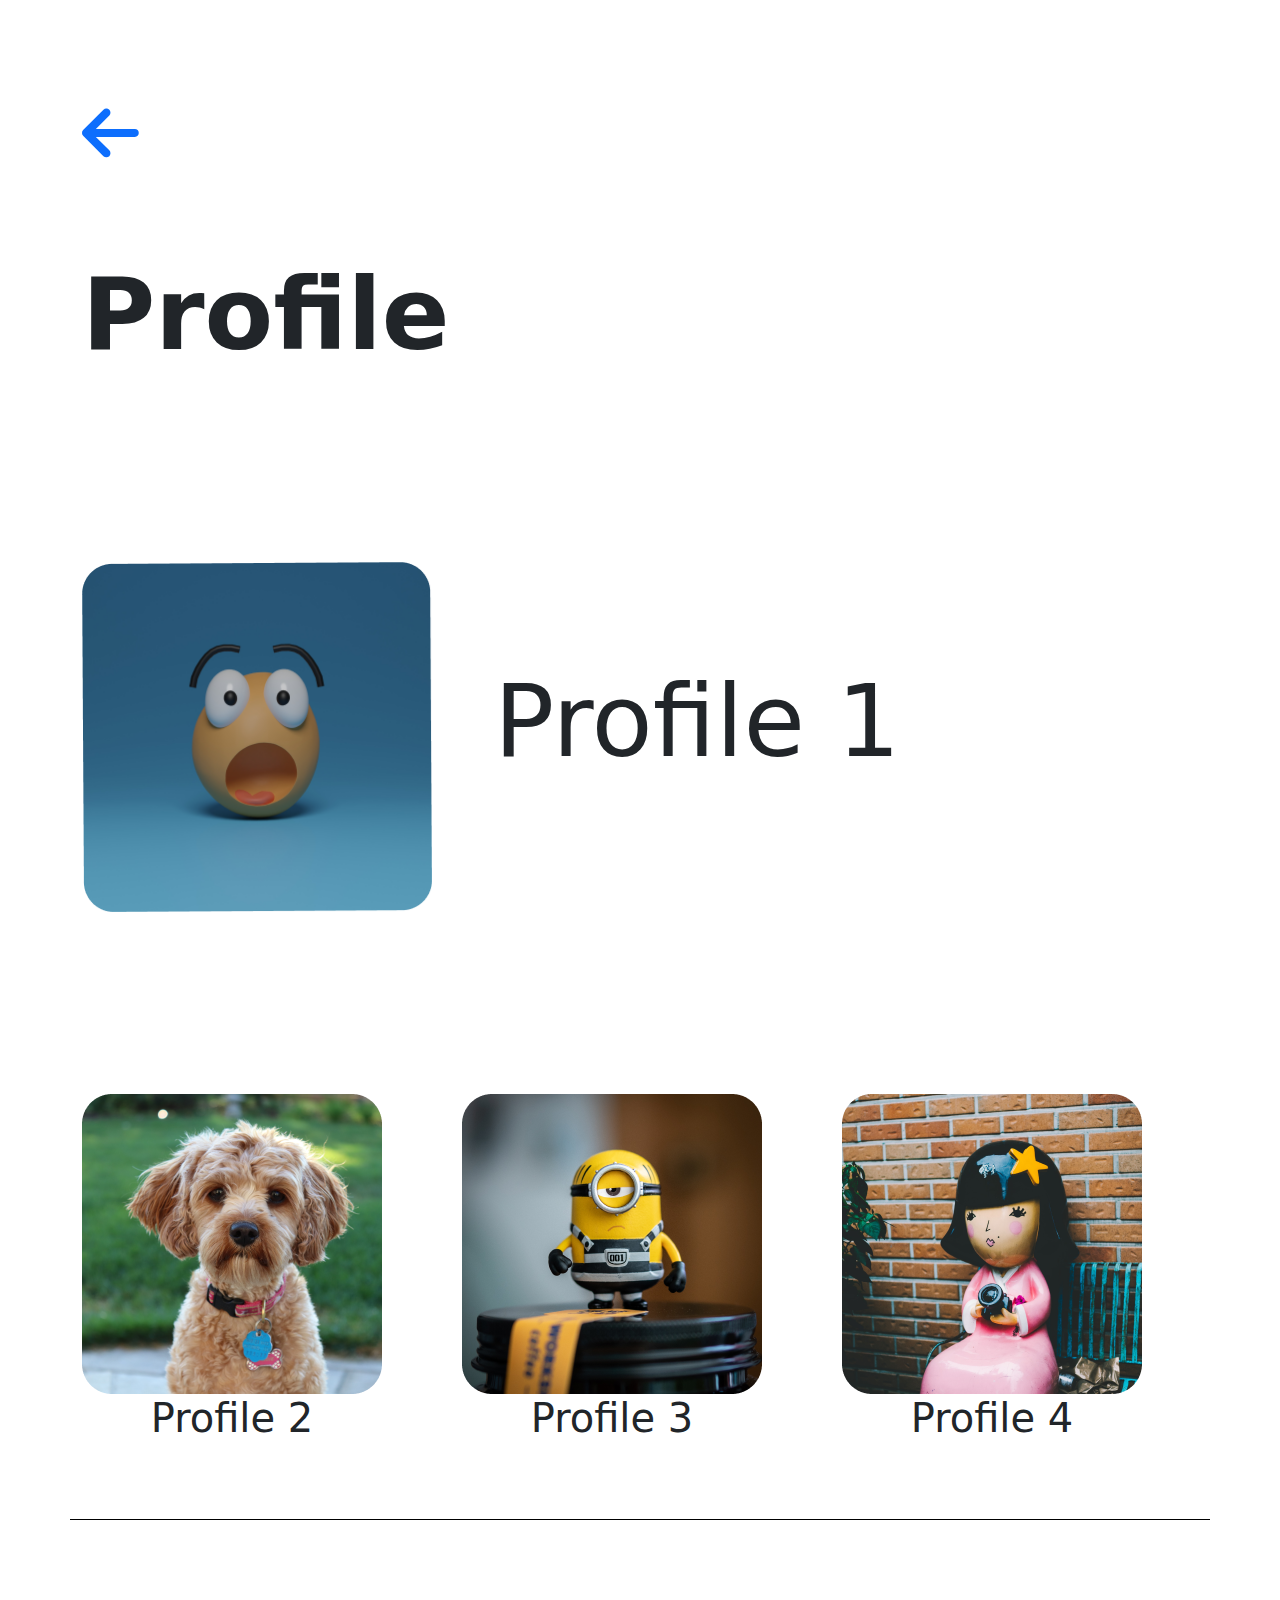
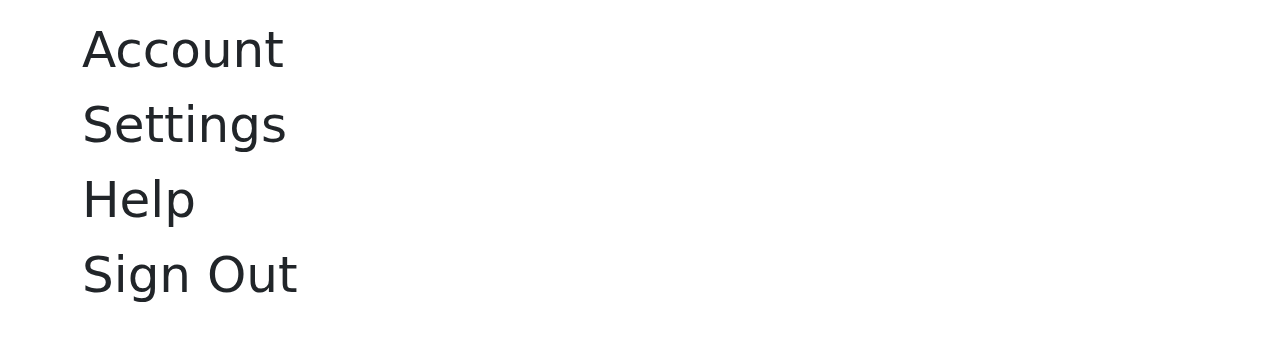
<file: Netflix profile/index.html>
<!DOCTYPE html>
<html lang="en">
<head>
    <meta charset="UTF-8">
    <meta http-equiv="X-UA-Compatible" content="IE=edge">
    <meta name="viewport" content="width=device-width, initial-scale=1.0">
    <title>Document</title>
    <link rel="stylesheet" href="css/bootstrap.css">
    <link rel="stylesheet" href="css/style.css">
    <link rel="stylesheet" href="css/all.min.css">
</head>
<body>
    <header class="menu-start container">
        <a href="file:///C:/Users/Sangar/Desktop/Netflix/index.html"><i class="fa-solid fa-arrow-left"></i></a>
        <h1>Profile</h1>
    </header>
    <header class="menu-middle container">
        <img src="image/image-1.png" alt="">
        <h1>Profile 1</h1>
    </header>
    <header class="menu-end container">
        <div class="row">
            <div class="col-lg-4 col-md-4">
                <img src="image/image-2.png" alt="">
                <h1 class="text-center">Profile 2</h1>
            </div>
            <div class="col-lg-4 col-md-4">
                <img src="image/image-3.png" alt="">
                <h1 class="text-center">Profile 3</h1>
            </div>
            <div class="col-lg-4 col-md-4">
                <img src="image/image-4.png" alt="">
                <h1 class="text-center">Profile 4</h1>
            </div>
        </div>
    </header>
    <section class="section-start">
        <ul class="container">
            <li>Account</li>
            <li>Settings</li>
            <li>Help</li>
            <li>Sign Out</li>
        </ul>
    </section>
    <script src="js/bootstrap.js"></script>
</body>
</html>
</file>
<file: Netflix profile/css/style.css>
*{
    padding: 0;
    margin: 0;
    text-decoration: none;
    list-style: none;
}
/*menu-start start*/
.menu-start{
    margin-top: 100px;
    margin-bottom: 187px;
}
.menu-start i{
    font-size: 65px;
    margin-bottom: 90px;
}
.menu-start h1{
    font-size: 100px;
    font-weight: 900;
}
/*menu-start end*/
/*menu-middle start*/
.menu-middle{
    display: flex;
    margin-bottom: 182px;
}
.menu-middle img{
    max-width: 350px;
    width: 100%;
    max-height: 350px;
    height: 100%;
    margin-right: 62px;
}
.menu-middle h1{
    margin-top: 100px;
    font-weight: 400;
    font-size: 100px;
}
/*menu-middle end*/
/*menu-end start*/
.menu-end h1{
    font-size: 40px;
    font-weight: 400;
    max-width: 300px;
}
.menu-end img{
    max-width: 300px;
    width: 100%;
}
.menu-end{
    border-bottom: 1px solid black;
    padding-bottom: 69px;
}
/*menu-end end*/
/*section-start start*/
.section-start{
    margin-top: 93px;
    margin-bottom: 50px;
}
.section-start ul li{
    font-size: 50px;
    font-weight: 400;
}
@media (max-width:768px) {
    .menu-middle h1{
        font-size: 60px;
    }
}
@media (max-width: 425px) {
    .menu-middle img{
        width: 50%;
        height: 50%;
        margin-right: 40px;
    }
    .menu-middle h1{
        font-size: 40px;
        margin-top: 70px;
    }
    .menu-end img{
        margin-top: 50px;
    }
}
@media (max-width: 375px) {
    .menu-middle img{
        margin-right: 30px;
    }
}
@media (max-width: 320px) {
    .menu-middle img{
            margin-right: 15px;
    }
    .menu-middle h1{
        font-size: 30px;
        margin-top: 50px;
    }
}
</file>
